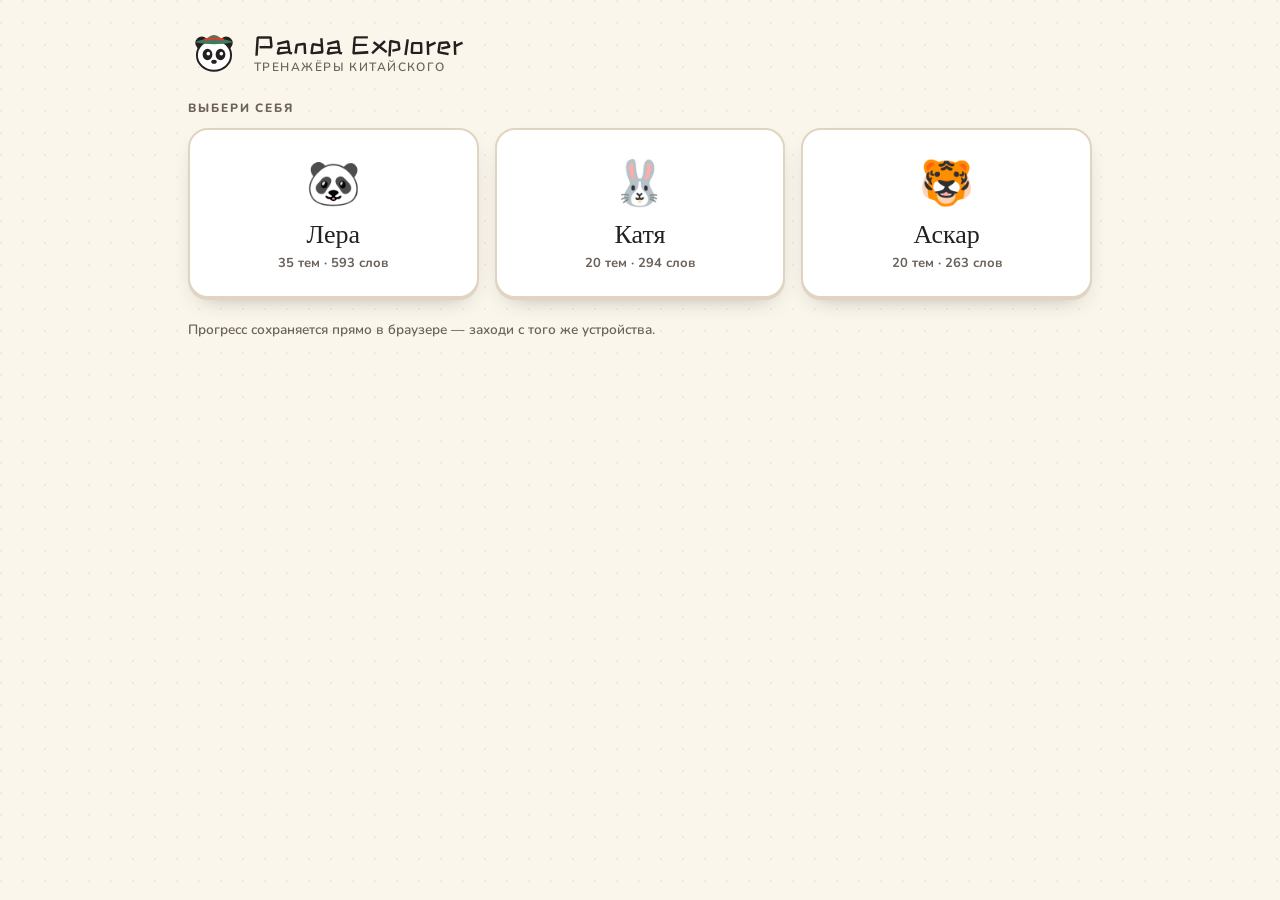
<file: index.html>
<!DOCTYPE html>
<html lang="ru">
<head>
<meta charset="utf-8">
<meta name="viewport" content="width=device-width, initial-scale=1">
<title>Panda Explorer · Тренажёры китайского</title>
<link rel="preconnect" href="https://fonts.googleapis.com">
<link rel="preconnect" href="https://fonts.gstatic.com" crossorigin>
<link href="https://fonts.googleapis.com/css2?family=ZCOOL+KuaiLe&family=Nunito:wght@400;600;800&family=Noto+Sans+SC:wght@400;500;700&display=swap" rel="stylesheet">
<link rel="stylesheet" href="assets/style.css">
</head>
<body>
<div class="wrap">
<header>
  <svg class="mascot" viewBox="0 0 64 64" aria-hidden="true">
    <ellipse cx="17" cy="21" rx="8" ry="8" fill="#23201F"/>
    <ellipse cx="47" cy="21" rx="8" ry="8" fill="#23201F"/>
    <ellipse cx="32" cy="36" rx="21" ry="19" fill="#fff" stroke="#23201F" stroke-width="2.4"/>
    <ellipse cx="24" cy="35" rx="6" ry="7" fill="#23201F"/>
    <ellipse cx="40" cy="35" rx="6" ry="7" fill="#23201F"/>
    <circle cx="25" cy="34" r="2.2" fill="#fff"/><circle cx="41" cy="34" r="2.2" fill="#fff"/>
    <ellipse cx="32" cy="44" rx="3.4" ry="2.6" fill="#23201F"/>
    <path d="M8 20 Q32 10 56 20 Q32 25 8 20Z" fill="#3E7B5E"/>
    <path d="M20 20 Q32 2 44 20Z" fill="#3E7B5E"/>
    <path d="M20 17 Q32 13 44 17" stroke="#D6402C" stroke-width="3" fill="none"/>
  </svg>
  <div class="brand">Panda Explorer<small>Тренажёры китайского</small></div>
</header>

<p class="section-label">Выбери себя</p>
<div class="students" id="list"></div>
<p class="hint" style="margin-top:22px">Прогресс сохраняется прямо в браузере — заходи с того же устройства.</p>
</div>

<script>
const STUDENTS=[
  {id:"lera", av:"🐼", name:"Лера"},
  {id:"katya",av:"🐰", name:"Катя"},
  {id:"askar",av:"🐯", name:"Аскар"}
];
const list=document.getElementById('list');
list.innerHTML=STUDENTS.map(s=>
  `<a class="student" href="app.html?student=${s.id}">
     <div class="av">${s.av}</div><div class="nm">${s.name}</div>
     <div class="sub" id="sub-${s.id}">…</div></a>`).join('');
STUDENTS.forEach(async s=>{
  const el=document.getElementById('sub-'+s.id);
  try{
    const d=await (await fetch('data/'+s.id+'.json')).json();
    const w=d.topics.reduce((a,t)=>a+t.w.length,0);
    el.textContent=`${d.topics.length} тем · ${w} слов`;
  }catch(e){el.textContent='словарь не найден'}
});
</script>
</body>
</html>
</file>
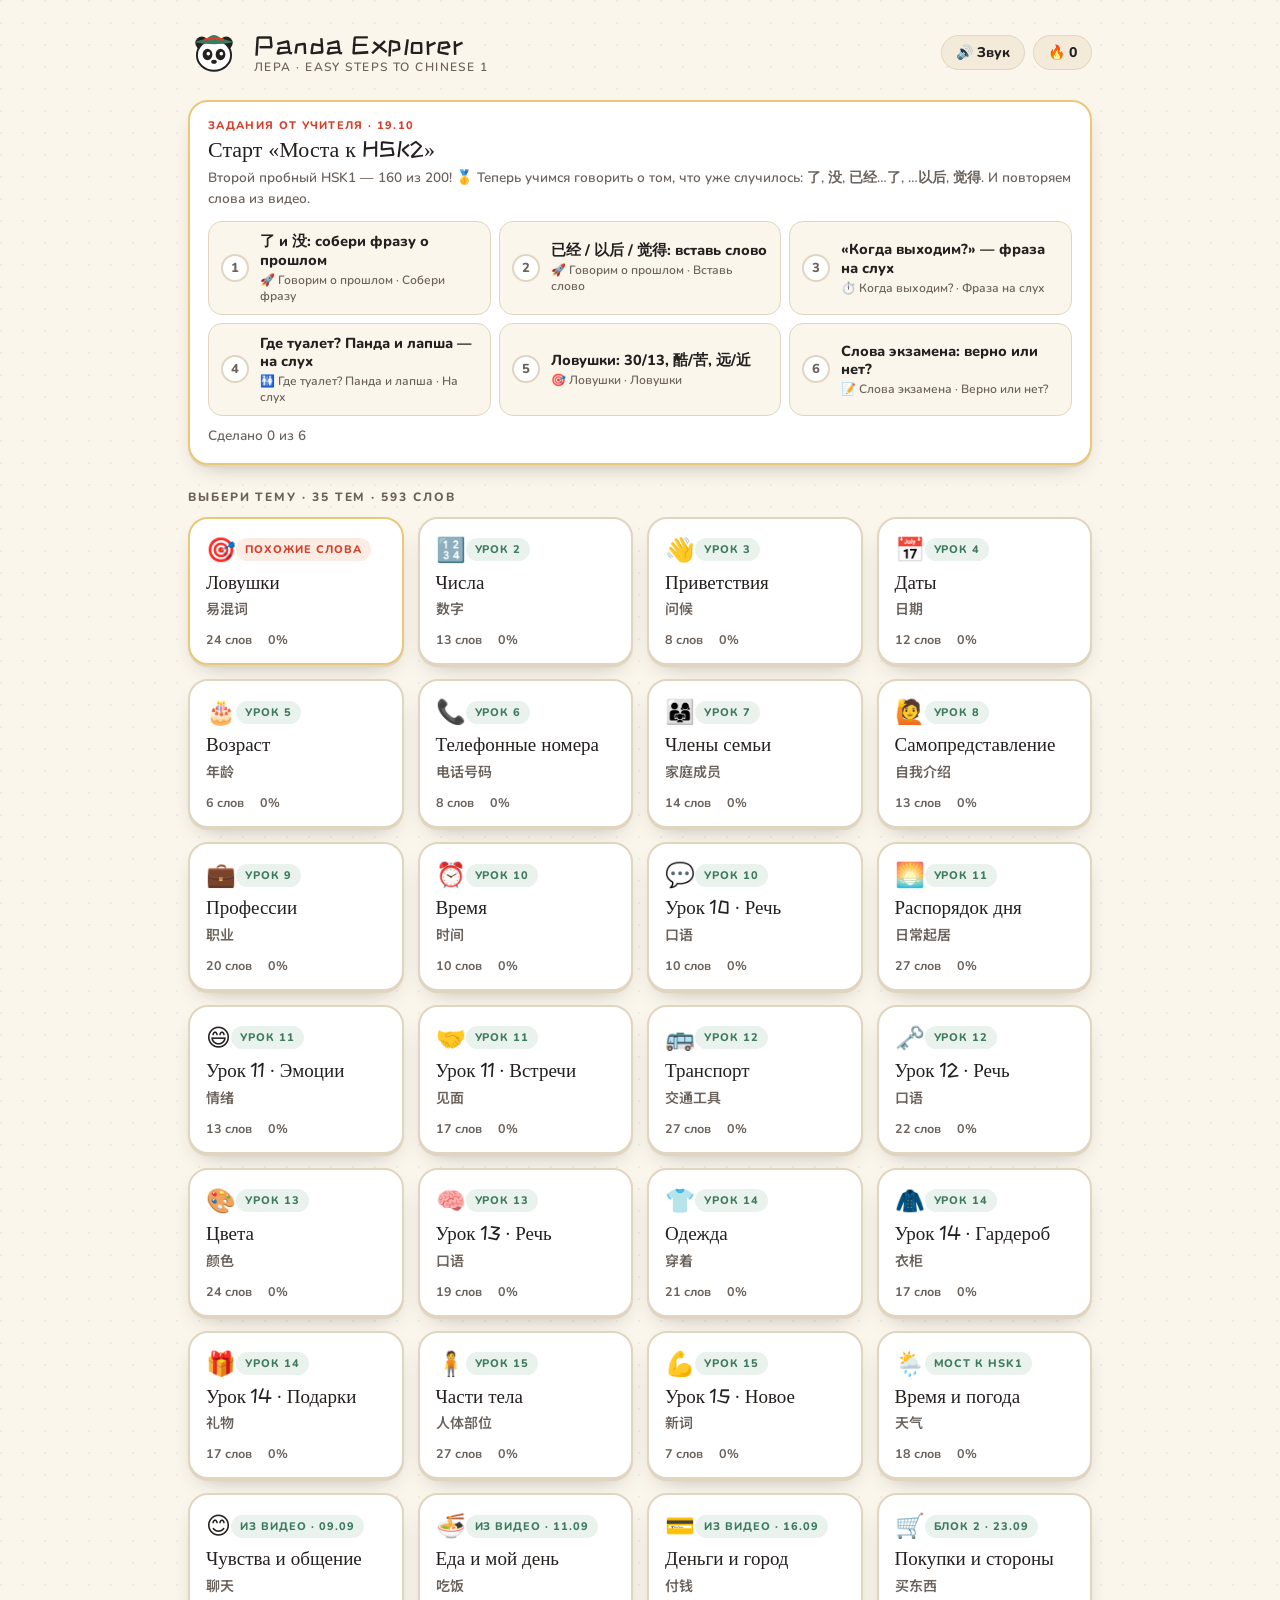
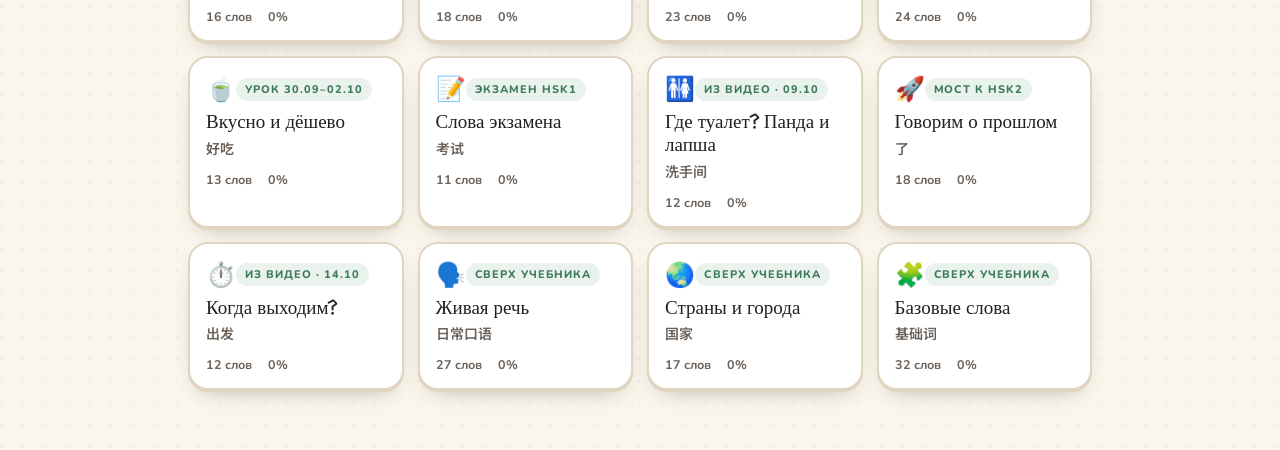
<file: app.html>
<!DOCTYPE html>
<html lang="ru">
<head>
<meta charset="utf-8">
<meta name="viewport" content="width=device-width, initial-scale=1">
<title>Panda Explorer · Тренажёр</title>
<link rel="preconnect" href="https://fonts.googleapis.com">
<link rel="preconnect" href="https://fonts.gstatic.com" crossorigin>
<link href="https://fonts.googleapis.com/css2?family=ZCOOL+KuaiLe&family=Nunito:wght@400;600;800&family=Noto+Sans+SC:wght@400;500;700&display=swap" rel="stylesheet">
<link rel="stylesheet" href="assets/style.css">
</head>
<body>
<div class="wrap">

<header>
  <a href="index.html" class="mascot-link" title="Сменить ученика">
  <svg class="mascot" viewBox="0 0 64 64" aria-hidden="true">
    <ellipse cx="17" cy="21" rx="8" ry="8" fill="#23201F"/>
    <ellipse cx="47" cy="21" rx="8" ry="8" fill="#23201F"/>
    <ellipse cx="32" cy="36" rx="21" ry="19" fill="#fff" stroke="#23201F" stroke-width="2.4"/>
    <ellipse cx="24" cy="35" rx="6" ry="7" fill="#23201F"/>
    <ellipse cx="40" cy="35" rx="6" ry="7" fill="#23201F"/>
    <circle cx="25" cy="34" r="2.2" fill="#fff"/><circle cx="41" cy="34" r="2.2" fill="#fff"/>
    <ellipse cx="32" cy="44" rx="3.4" ry="2.6" fill="#23201F"/>
    <path d="M8 20 Q32 10 56 20 Q32 25 8 20Z" fill="#3E7B5E"/>
    <path d="M20 20 Q32 2 44 20Z" fill="#3E7B5E"/>
    <path d="M20 17 Q32 13 44 17" stroke="#D6402C" stroke-width="3" fill="none"/>
  </svg></a>
  <div class="brand">Panda Explorer<small id="whoLine">Загрузка…</small></div>
  <div class="hdr-right" style="display:flex;align-items:center;gap:8px">
    <button class="streak" id="sndBtn" title="Звук">🔊 Звук</button>
    <div class="streak" id="streak">🔥 0</div>
  </div>
</header>

<section id="home">
  <div id="focus"></div>
  <p class="section-label" id="homeLabel">Выбери тему</p>
  <div class="grid" id="topicGrid"></div>
</section>

<section id="modes" class="hide">
  <button class="back" data-go="home">← Все темы</button>
  <h2 id="modeTitle"></h2>
  <p class="hint" id="modeSub"></p>
  <div class="modes" id="modeList"></div>
</section>

<section id="play" class="hide">
  <button class="back" data-go="modes">← Другой режим</button>
  <div class="progress-row">
    <div class="pbar"><i id="pbar"></i></div>
    <div class="count" id="count"></div>
  </div>
  <div class="stage" id="stage"></div>
  <div class="actions" id="actions"></div>
</section>

<section id="results" class="hide">
  <div class="stage results-stage">
    <div class="score" id="scoreLine"></div>
    <p class="hint" id="scoreSub"></p>
    <div class="mistakes hide" id="mistakes"><p class="section-label">Повторить</p><ul></ul></div>
    <div class="actions">
      <button class="btn" id="again">Ещё раз</button>
      <button class="btn ghost" data-go="modes">Другой режим</button>
      <button class="btn ghost" data-go="home">К темам</button>
    </div>
  </div>
</section>

</div>

<script>
/* ================= настройки режимов ================= */
const MODES=[
 {id:"cards",    cn:"认字", t:"Карточки",        d:"Смотришь иероглиф, вспоминаешь сам. Без счёта очков."},
 {id:"choice",   cn:"选择", t:"Выбери перевод",  d:"Иероглиф → четыре варианта. Быстрая проверка."},
 {id:"listen",   cn:"听力", t:"На слух",         d:"Слушаешь озвучку и находишь нужное слово."},
 {id:"truefalse",cn:"对不对",t:"Верно или нет?", d:"Видишь перевод, слышишь слово. Совпало — 对, нет — 不对."},
 {id:"trap",     cn:"易混", t:"Ловушки",         d:"Похожие слова, которые легко перепутать. Слушай и выбирай.", only:"traps"},
 {id:"tones",    cn:"声调", t:"Тоны",            d:"Слушаешь слово и выбираешь, с какими тонами оно звучит.", needs:"tones"},
 {id:"sounds",   cn:"声母", t:"Звуки",           d:"j или zh? q или ch? Слушаешь и выбираешь верный пиньинь.", needs:"sounds"},
 {id:"speak",    cn:"说",   t:"Скажи сам",       d:"Говоришь слово в микрофон — панда проверяет произношение."},
 {id:"pinyin",   cn:"拼音", t:"Впиши пиньинь",   d:"Печатаешь чтение. Тоны ставить не обязательно."},
 {id:"sent",     cn:"造句", t:"Собери фразу",    d:"Расставь слова в правильном порядке.", needsSent:true},
 {id:"fill",     cn:"填空", t:"Вставь слово",    d:"В фразе пропуск — найди слово, которого не хватает.", needsSent:true},
 {id:"hearsent", cn:"听句", t:"Фраза на слух",   d:"Слушаешь целую фразу и выбираешь её перевод.", needsSent:true},
 {id:"blitz",    cn:"闪电", t:"Молния · 60 сек", d:"Сколько слов успеешь за минуту? Есть рекорд."},
 {id:"memory",   cn:"配对", t:"Пары",            d:"Найди иероглиф и его перевод. Игра на память."}
];

/* ================= хранилище ================= */
const mem={};
const store={
  get(k,d){try{const v=localStorage.getItem(k);return v?JSON.parse(v):d}catch(e){return k in mem?mem[k]:d}},
  set(k,v){try{localStorage.setItem(k,JSON.stringify(v))}catch(e){mem[k]=v}}
};

/* ================= озвучка ================= */
let zhVoice=null;
/* приоритет голосов: 云夏 (детский) → 晓晓 → любой zh-CN → любой китайский */
const VOICE_RANK=[
  v=>/yunxia|云夏/i.test(v.name),
  v=>/xiaoxiao|晓晓/i.test(v.name),
  v=>/yunxi|云希/i.test(v.name),
  v=>v.lang==='zh-CN',
  v=>v.lang&&v.lang.toLowerCase().startsWith('zh')
];
function pickVoice(){
  const vs=speechSynthesis.getVoices();
  for(const test of VOICE_RANK){const hit=vs.find(test);if(hit){zhVoice=hit;return}}
  zhVoice=null;
}
if('speechSynthesis' in window){pickVoice();speechSynthesis.onvoiceschanged=pickVoice}

let SOUND=true;
function speak(t){
  if(!SOUND||!t||!('speechSynthesis' in window))return;
  speechSynthesis.cancel();
  const u=new SpeechSynthesisUtterance(t);
  u.lang='zh-CN';u.rate=.8;if(zhVoice)u.voice=zhVoice;
  speechSynthesis.speak(u);
}
/* небольшая пауза, чтобы озвучка не наложилась на отрисовку */
function autoSay(t,ms){setTimeout(()=>speak(t),ms||280)}

/* ================= распознавание речи ================= */
const SR=window.SpeechRecognition||window.webkitSpeechRecognition||null;
let SR_OK=!!SR;

/* ================= утилиты ================= */
const $=s=>document.querySelector(s);
const shuffle=a=>a.map(x=>[Math.random(),x]).sort((p,q)=>p[0]-q[0]).map(p=>p[1]);
const strip=s=>s.normalize('NFD').replace(/[̀-̏]/g,'').replace(/[\s']/g,'').toLowerCase();
const esc=s=>s.replace(/[&<>"]/g,c=>({'&':'&amp;','<':'&lt;','>':'&gt;','"':'&quot;'}[c]));
const pykey=p=>p.toLowerCase().replace(/[\s'-]/g,'');
const hasZh=s=>/[一-鿿]/.test(s);
const PY=()=>!!(DB&&DB.showPinyin);
/* иероглиф + пиньинь мелко (для тех, кто пока не читает иероглифы) */
const hz=w=>`<span class="zh">${w[0]}</span>`+(PY()&&w[1]?`<small class="py">${w[1]}</small>`:'');
const pyLine=w=>PY()?`<div class="pinyin">${w[1]}</div>`:'';

/* ---------- тоны ---------- */
const TV={a:'āáǎà',e:'ēéěè',i:'īíǐì',o:'ōóǒò',u:'ūúǔù',ü:'ǖǘǚǜ',A:'ĀÁǍÀ',E:'ĒÉĚÈ',O:'ŌÓǑÒ'};
const T2B={};
Object.entries(TV).forEach(([b,str])=>[...str].forEach((c,i)=>T2B[c]=[b,i+1]));
const tonesOf=p=>[...p].filter(c=>T2B[c]).map(c=>T2B[c][1]);
function retone(p,ts){let k=0;return [...p].map(c=>T2B[c]?TV[T2B[c][0]][ts[k++]-1]:c).join('')}
/* как слово реально звучит: 3+3 → 2+3 */
function sandhi(ts){const r=ts.slice();for(let i=0;i<r.length-1;i++)if(ts[i]===3&&ts[i+1]===3)r[i]=2;return r}
const sameArr=(a,b)=>a.length===b.length&&a.every((x,i)=>x===b[i]);
function toneOptions(p){
  const ts=tonesOf(p), real=sandhi(ts), set=new Set([p]);
  if(ts.length===1)[1,2,3,4].forEach(t=>set.add(retone(p,[t])));
  else for(let g=0;set.size<4&&g<80;g++){
    const v=ts.slice(), k=Math.floor(Math.random()*v.length);
    let nt;do{nt=1+Math.floor(Math.random()*4)}while(nt===v[k]);
    v[k]=nt;
    if(g>30){const k2=Math.floor(Math.random()*v.length);v[k2]=1+Math.floor(Math.random()*4)}
    if(sameArr(v,ts)||sameArr(v,real))continue;
    set.add(retone(p,v));
  }
  return shuffle([...set]);
}
const TONE_SIGN=['','—','↗','∨','↘'];
const toneLabel=p=>tonesOf(p).map(t=>t+TONE_SIGN[t]).join(' · ');

/* ---------- звуки (начальные согласные) ---------- */
const VOW='aeiouüāáǎàēéěèīíǐìōóǒòūúǔùǖǘǚǜ';
const isV=c=>!!c&&VOW.includes(c.toLowerCase());
const I_SET='iīíǐì', U_SET='uūúǔù', A_SET='aāáǎà', O_SET='oōóǒò';
const I2E={i:'e',ī:'ē',í:'é',ǐ:'ě',ì:'è'}, E2I={e:'i',ē:'ī',é:'í',ě:'ǐ',è:'ì'};
const E2O={e:'o',ē:'ō',é:'ó',ě:'ǒ',è:'ò'}, O2E={o:'e',ō:'ē',ó:'é',ǒ:'ě',ò:'è'};
/* пары, которые путают русскоязычные ученики */
const CONF={j:['zh','z','d'],q:['ch','c','t'],x:['sh','s'],zh:['z','j'],ch:['c','q'],sh:['s','x'],
  z:['zh','j'],c:['ch','q'],s:['sh','x'],d:['t','j'],t:['d','q'],b:['p'],p:['b'],g:['k'],k:['g'],n:['l'],l:['n']};
const PAL=['j','q','x'];
/* меняем согласную и подправляем гласную, чтобы получился настоящий слог */
function swapRest(from,to,rest){
  const r0=rest[0], r1=rest[1];
  const fromPal=PAL.includes(from), toPal=PAL.includes(to);
  if(fromPal===toPal)return rest;
  if(fromPal){                                   /* j/q/x → zh/z/d… */
    if(U_SET.includes(r0)){                      /* ü пишется как u */
      if(to==='d'||to==='t')return rest;
      return E2O[r1]?r0+E2O[r1]+rest.slice(2):rest;
    }
    if(!I_SET.includes(r0))return null;
    if(to==='d'||to==='t')return (r1==='n'&&rest[2]!=='g')?null:rest;
    if(isV(r1))return rest.slice(1);             /* jiě → zhě, xiǎo → shǎo */
    if(r1==='n')return I2E[r0]+rest.slice(1);   /* jīn → zhēn, xìng → shèng */
    return rest;                                 /* qī → chī */
  }
  /* zh/z/d… → j/q/x */
  if(I_SET.includes(r0))return rest;             /* shì → xì, diàn → jiàn */
  if(E2I[r0]&&r1==='n')return E2I[r0]+rest.slice(1);       /* zhēn → jīn */
  if(E2I[r0])return (r1==='i'||r1==='r')?null:'i'+rest;    /* zhè → jiè */
  if(A_SET.includes(r0))return r1==='i'?null:'i'+rest;     /* shàng → xiàng */
  if(O_SET.includes(r0))return rest.slice(1,3)==='ng'?'i'+rest:null;
  if(U_SET.includes(r0)){
    if(O2E[r1])return r0+O2E[r1]+rest.slice(2);            /* shuō → xuē */
    if(A_SET.includes(r1))return (rest[2]==='n'&&rest[3]!=='g')?rest:null;
    return isV(r1)?null:rest;                               /* zhù → jù */
  }
  return null;
}
function soundVariants(p){
  const cap=p[0]!==p[0].toLowerCase();
  const s=cap?p[0].toLowerCase()+p.slice(1):p;
  const m=s.match(/^(zh|ch|sh|[bpdtgkjqxzcsnl])(.*)$/);
  if(!m||!isV(m[2][0]))return[];
  const out=new Set();
  (CONF[m[1]]||[]).forEach(to=>{
    const r=swapRest(m[1],to,m[2]);if(r==null)return;
    let v=to+r;if(cap)v=v[0].toUpperCase()+v.slice(1);
    if(v!==p)out.add(v);
  });
  return [...out];
}

/* ---------- числа для распознавания речи (12 → 十二) ---------- */
function cnNum(s){
  const D={零:0,一:1,二:2,两:2,三:3,四:4,五:5,六:6,七:7,八:8,九:9};
  if(!/^[零一二两三四五六七八九十百]+$/.test(s))return null;
  let total=0,cur=0;
  for(const ch of s){
    if(ch in D)cur=D[ch];
    else if(ch==='十'){total+=(cur||1)*10;cur=0}
    else if(ch==='百'){total+=(cur||1)*100;cur=0}
  }
  return total+cur;
}

/* ================= состояние ================= */
let DB=null, SID='lera', ALL=[], TRAPS=null, PYMAP={}, HOMO={};
let S={topic:null,mode:null,queue:[],i:0,ok:0,wrong:[],locked:false,timer:null};
/* номер запуска: отложенные таймеры старого режима не трогают новый */
let RUN=0;
const later=(fn,ms)=>{const r=RUN;setTimeout(()=>{if(r===RUN)fn()},ms)};

function show(id){['home','modes','play','results'].forEach(s=>$('#'+s).classList.toggle('hide',s!==id));
  window.scrollTo({top:0,behavior:'smooth'})}
function stopTimers(){RUN++;if(S.timer){clearInterval(S.timer);S.timer=null}}
document.addEventListener('click',e=>{const g=e.target.closest('[data-go]');
  if(g){stopTimers();show(g.dataset.go);if(g.dataset.go==='home')renderHome()}});

const topics=()=>TRAPS?[TRAPS,...DB.topics]:DB.topics;
const findTopic=id=>topics().find(t=>t.id===id);

/* ================= загрузка ================= */
(async function boot(){
  SID=new URLSearchParams(location.search).get('student')||'lera';
  try{
    const r=await fetch('data/'+SID+'.json');
    if(!r.ok)throw 0;
    DB=await r.json();
  }catch(e){
    $('#whoLine').textContent='ошибка';
    $('#topicGrid').innerHTML='<p class="hint">Не удалось загрузить словарь <b>data/'+esc(SID)+
      '.json</b>. Если открываешь файл с диска — нужен локальный сервер или GitHub Pages.</p>';
    return;
  }
  ALL=DB.topics.flatMap(t=>t.w);
  if(DB.traps&&DB.traps.length){
    const seen=new Set(), w=[];
    DB.traps.forEach(g=>g.w.forEach(x=>{if(!seen.has(x[0])){seen.add(x[0]);w.push(x)}}));
    TRAPS={id:'traps',lesson:0,tag:'Похожие слова',em:'🎯',t:'Ловушки',cn:'易混词',w,isTraps:true};
  }
  [...ALL,...(TRAPS?TRAPS.w:[])].forEach(w=>{
    if(!PYMAP[w[0]])PYMAP[w[0]]=w[1];
    const k=pykey(w[1]);(HOMO[k]=HOMO[k]||new Set()).add(w[0]);
  });
  $('#whoLine').textContent=DB.name+' · '+DB.book;
  document.title='Panda Explorer · '+DB.name;
  $('#homeLabel').textContent='Выбери тему · '+DB.topics.length+' тем · '+ALL.length+' слов';
  renderHome();
})();

/* ================= стрик ================= */
function touchStreak(){const today=new Date().toISOString().slice(0,10);
  const st=store.get('pe_streak',{last:null,n:0});if(st.last===today)return;
  const y=new Date(Date.now()-864e5).toISOString().slice(0,10);
  st.n=st.last===y?st.n+1:1;st.last=today;store.set('pe_streak',st)}
function paintStreak(){$('#streak').textContent='🔥 '+store.get('pe_streak',{n:0}).n}

SOUND=store.get('pe_sound',true);
function paintSound(){$('#sndBtn').textContent=SOUND?'🔊 Звук':'🔇 Тихо'}
$('#sndBtn').onclick=()=>{SOUND=!SOUND;store.set('pe_sound',SOUND);paintSound();
  if(!SOUND&&'speechSynthesis' in window)speechSynthesis.cancel()};
paintSound();

/* ================= главный экран ================= */
const K=n=>'pe_'+SID+'_'+n;
const tagOf=t=>t.tag||(t.lesson?'Урок '+t.lesson:'Сверх учебника');
function renderHome(){
  paintStreak();renderFocus();
  const best=store.get(K('best'),{});
  $('#topicGrid').innerHTML=topics().map(t=>{
    const p=best[t.id]||0;
    return `<button class="topic${t.isTraps?' trap':''}" data-topic="${t.id}">
      <span class="row1"><span class="em">${t.em}</span><span class="lesson">${esc(tagOf(t))}</span></span>
      <span class="t">${esc(t.t)}</span><span class="cn zh">${t.cn}</span>
      <span class="meta"><span>${t.w.length} слов</span>
      <span class="bar"><i style="width:${p}%"></i></span><span>${p}%</span></span>
    </button>`}).join('');
  $('#topicGrid').querySelectorAll('[data-topic]').forEach(b=>b.onclick=()=>openTopic(b.dataset.topic));
}

/* ---------- задания от учителя ---------- */
function focusDone(){
  const f=DB.focus, st=store.get(K('focus'),{});
  return st.date===f.date?st:{date:f.date,d:{}};
}
function renderFocus(){
  const f=DB.focus, box=$('#focus');
  if(!f||!f.tasks||!f.tasks.length){box.innerHTML='';return}
  const st=focusDone();
  const items=f.tasks.map((t,i)=>({t,i,m:MODES.find(x=>x.id===t.mode),tp:findTopic(t.topic)})).filter(x=>x.m&&x.tp);
  const n=items.filter(x=>st.d[x.t.topic+'|'+x.t.mode]).length;
  box.innerHTML=`<div class="focus">
    <div class="focus-hd"><span class="focus-tag">Задания от учителя${f.date?' · '+esc(f.date):''}</span>
      <b>${esc(f.title||'')}</b></div>
    ${f.note?`<p class="hint">${esc(f.note)}</p>`:''}
    <div class="focus-list">${items.map(({t,i,m,tp},k)=>{
      const ok=st.d[t.topic+'|'+t.mode];
      return `<button class="ftask${ok?' done':''}" data-i="${i}">
        <span class="fcheck">${ok?'✓':k+1}</span>
        <span class="ftxt"><b>${esc(t.label||m.t)}</b><small>${tp.em} ${esc(tp.t)} · ${m.t}</small></span></button>`}).join('')}
    </div>
    <p class="hint">${n===items.length?'Всё сделано! 很棒！':`Сделано ${n} из ${items.length}`}</p></div>`;
  box.querySelectorAll('.ftask').forEach(b=>b.onclick=()=>{
    const t=f.tasks[+b.dataset.i];openTopic(t.topic);start(t.mode)});
}
function markFocus(){
  const f=DB.focus;if(!f||!f.tasks||!S.topic)return;
  const key=S.topic.id+'|'+S.mode;
  if(!f.tasks.some(t=>t.topic+'|'+t.mode===key))return;
  const st=focusDone();st.d[key]=true;store.set(K('focus'),st);
}

/* фразы темы: привязанные через "topic" или по номеру урока */
function sentsFor(t){
  if(!DB.sentences||t.isTraps)return[];
  return DB.sentences.filter(s=>s.topic?s.topic===t.id:(t.lesson?s.lesson===t.lesson:s.lesson===0));
}
const toneWords=t=>t.w.filter(w=>tonesOf(w[1]).length);
const soundWords=t=>t.w.filter(w=>soundVariants(w[1]).length);

function modeList(t){
  let list=MODES.filter(m=>!m.only||(m.only==='traps'&&t.isTraps));
  if(DB.modes){const ord=id=>{const i=DB.modes.indexOf(id);return i<0?99:i};
    list=list.slice().sort((a,b)=>ord(a.id)-ord(b.id))}
  if(t.isTraps)list=[...list.filter(m=>m.id==='trap'),...list.filter(m=>m.id!=='trap')];
  return list;
}
function offReason(m,t,ns){
  if(m.needsSent&&ns===0)return 'Для этой темы фраз пока нет';
  if(m.id==='hearsent'&&DB.sentences.length<4)return 'Нужно хотя бы 4 фразы';
  if(m.needs==='tones'&&!toneWords(t).length)return 'Для этой темы нет подходящих слов';
  if(m.needs==='sounds'&&!soundWords(t).length)return 'Для этой темы нет подходящих слов';
  return '';
}

function openTopic(id){
  S.topic=findTopic(id);
  const t=S.topic, ns=sentsFor(t).length;
  $('#modeTitle').innerHTML=`${t.em} ${esc(t.t)} <span class="zh cnbig">${t.cn}</span>`;
  $('#modeSub').textContent=tagOf(t)+' · '+
    (t.isTraps?`${DB.traps.length} ловушек · `:'')+`${t.w.length} слов`+(ns?` · ${ns} фраз`:'');
  const blitzBest=store.get(K('blitz'),0), memBest=store.get(K('mem_'+t.id),0);
  $('#modeList').innerHTML=modeList(t).map(m=>{
    const why=offReason(m,t,ns);
    const extra=m.id==='blitz'&&blitzBest?`<u>рекорд ${blitzBest}</u>`:
                m.id==='memory'&&memBest?`<u>лучший ход ${memBest}</u>`:'';
    return `<button class="mode${why?' off':''}${m.only?' trapmode':''}" data-mode="${m.id}"${why?' disabled':''}>
      <b><span class="zh">${m.cn}</span> · ${m.t}</b>
      <span>${why||m.d}</span>${extra}</button>`}).join('');
  $('#modeList').querySelectorAll('[data-mode]').forEach(b=>b.onclick=()=>start(b.dataset.mode));
  show('modes');
}

/* ================= запуск ================= */
$('#again').onclick=()=>start(S.mode);
function start(mode){
  stopTimers();S.mode=mode;S.i=0;S.ok=0;S.wrong=[];S.locked=false;
  $('#stage').classList.remove('flat');
  $('#pbar').style.background='';$('#pbar').style.width='0%';
  show('play');
  if(mode==='blitz')return blitzStart();
  if(mode==='memory')return memoryStart();
  S.queue=shuffle(
    ['sent','fill','hearsent'].includes(mode)?sentsFor(S.topic).slice():
    mode==='trap'?DB.traps.flatMap(g=>g.w.map(w=>({g,w}))):
    mode==='tones'?toneWords(S.topic):
    mode==='sounds'?soundWords(S.topic):
    S.topic.w.slice());
  next();
}

function next(){
  if(S.i>=S.queue.length)return finish();
  S.locked=false;
  $('#count').textContent=`${S.i+1} / ${S.queue.length}`;
  $('#pbar').style.width=(S.i/S.queue.length*100)+'%';
  ({cards:qCards,choice:qChoice,listen:qListen,pinyin:qPinyin,sent:qSent,truefalse:qTrueFalse,
    tones:qTones,sounds:qSounds,speak:qSpeak,fill:qFill,hearsent:qHearSent,trap:qTrap})[S.mode]();
}

function stamp(good){
  const el=document.createElement('div');
  el.className='seal show'+(good?'':' wrong');
  el.innerHTML=`<div class="seal-box zh">${good?'对':'错'}</div>`;
  $('#stage').appendChild(el);setTimeout(()=>el.remove(),1100);
}
function judge(good,item,say,wait){
  if(S.locked)return;S.locked=true;
  if(good)S.ok++;else S.wrong.push(item);
  stamp(good);if(say)speak(say);
  later(()=>{S.i++;next()},wait||(good?900:1800));
}
/* общий обработчик для кнопок-вариантов */
function bindOpts(isRight,onPick){
  const bs=[...$('#actions').querySelectorAll('.opt')];
  bs.forEach((b,n)=>b.onclick=()=>{
    if(S.locked)return;
    const good=isRight(n);
    bs.forEach((x,k)=>{x.disabled=true;if(isRight(k))x.classList.add('ok')});
    if(!good)b.classList.add('no');
    onPick(good,n);
  });
}

/* ---------- 1. карточки ---------- */
function qCards(){
  const w=S.queue[S.i];
  $('#stage').innerHTML=`<button class="sound" title="Озвучить">🔊</button>
    <div class="hanzi zh">${w[0]}</div>${pyLine(w)}
    <div class="hint">${PY()?'Вспомни перевод':'Вспомни чтение и перевод'}</div>`;
  $('#stage .sound').onclick=()=>speak(w[0]);
  autoSay(w[0]);
  $('#actions').innerHTML=`<button class="btn" id="flip">Показать ответ</button>`;
  $('#flip').onclick=()=>{
    speak(w[0]);
    $('#stage').innerHTML=`<button class="sound">🔊</button><div class="hanzi zh">${w[0]}</div>
      <div class="pinyin">${w[1]}</div><div class="ru">${esc(w[2])}</div>`;
    $('#stage .sound').onclick=()=>speak(w[0]);
    $('#actions').innerHTML=`<button class="btn ghost" id="bad">Ещё не помню</button>
      <button class="btn" id="good">Знаю</button>`;
    $('#good').onclick=()=>{S.ok++;S.i++;next()};
    $('#bad').onclick=()=>{S.wrong.push(w);S.i++;next()};
  };
}

/* ---------- 2. выбери перевод ---------- */
function qChoice(){
  const w=S.queue[S.i];
  const pool=S.topic.w.filter(x=>x[2]!==w[2]);
  const opts=shuffle([w,...shuffle(pool).slice(0,3)]);
  $('#stage').innerHTML=`<button class="sound">🔊</button><div class="hanzi zh">${w[0]}</div>${pyLine(w)}
    <div class="hint">Что это значит?</div>`;
  $('#stage .sound').onclick=()=>speak(w[0]);
  autoSay(w[0]);
  $('#actions').innerHTML=`<div class="opts">${opts.map((o,n)=>
    `<button class="opt" data-n="${n}">${esc(o[2])}</button>`).join('')}</div>`;
  bindOpts(n=>opts[n][2]===w[2],good=>judge(good,w,w[0]));
}

/* ---------- 3. на слух ---------- */
function qListen(){
  const w=S.queue[S.i];
  /* омофоны (他/她) на слух не различить — не даём их вместе */
  const pool=S.topic.w.filter(x=>x[0]!==w[0]&&pykey(x[1])!==pykey(w[1]));
  const opts=shuffle([w,...shuffle(pool).slice(0,3)]);
  $('#stage').innerHTML=`<div class="bigemoji">🎧</div>
    <div class="hint">Послушай и выбери слово</div>`;
  $('#actions').innerHTML=`<button class="btn" id="pl">🔊 Послушать ещё раз</button>
    <div class="opts">${opts.map((o,n)=>`<button class="opt" data-n="${n}">${hz(o)}</button>`).join('')}</div>`;
  $('#pl').onclick=()=>speak(w[0]);
  setTimeout(()=>speak(w[0]),350);
  bindOpts(n=>opts[n][0]===w[0],good=>{
    $('#stage').innerHTML=`<div class="hanzi zh">${w[0]}</div>
      <div class="pinyin">${w[1]}</div><div class="ru">${esc(w[2])}</div>`;
    judge(good,w,null);
  });
}

/* ---------- 4. верно или нет ---------- */
function qTrueFalse(){
  const w=S.queue[S.i];
  const pool=S.topic.w.filter(x=>x[0]!==w[0]&&x[2]!==w[2]&&pykey(x[1])!==pykey(w[1]));
  const said=(Math.random()<.5||!pool.length)?w:pool[Math.floor(Math.random()*pool.length)];
  const match=said===w;
  $('#stage').innerHTML=`<div class="bigemoji">🎧</div><div class="ru big-ru">${esc(w[2])}</div>
    <div class="hint">Прозвучало именно это слово?</div>`;
  $('#actions').innerHTML=`<button class="btn ghost" id="pl">🔊 Ещё раз</button>
    <div class="opts"><button class="opt tf"><span class="zh">对</span>Верно</button>
    <button class="opt tf"><span class="zh">不对</span>Неверно</button></div>`;
  $('#pl').onclick=()=>speak(said[0]);
  autoSay(said[0],350);
  bindOpts(n=>(n===0)===match,good=>{
    $('#stage').innerHTML=`<div class="hanzi zh">${w[0]}</div>
      <div class="pinyin">${w[1]}</div><div class="ru">${esc(w[2])}</div>
      ${match?'':`<div class="hint note">А прозвучало: <b class="zh">${said[0]}</b> ${said[1]} — ${esc(said[2])}</div>`}`;
    judge(good,w,null,good?1000:2600);
  });
}

/* ---------- 5. тоны ---------- */
function qTones(){
  const w=S.queue[S.i];
  const opts=toneOptions(w[1]);
  $('#stage').innerHTML=`<button class="sound">🔊</button>
    <div class="hanzi zh">${w[0]}</div><div class="ru">${esc(w[2])}</div>
    <div class="hint">Послушай: с какими тонами звучит слово?<br>
      <span class="tonekey">1 — ровно · 2 ↗ вверх · 3 ∨ ямка · 4 ↘ вниз</span></div>`;
  $('#stage .sound').onclick=()=>speak(w[0]);
  autoSay(w[0]);
  $('#actions').innerHTML=`<div class="opts">${opts.map(o=>
    `<button class="opt"><span class="pyopt">${o}</span><small class="tn">${toneLabel(o)}</small></button>`).join('')}</div>`;
  bindOpts(n=>opts[n]===w[1],good=>judge(good,w,w[0]));
}

/* ---------- 6. звуки ---------- */
function qSounds(){
  const w=S.queue[S.i];
  const opts=shuffle([w[1],...shuffle(soundVariants(w[1])).slice(0,3)]);
  $('#stage').innerHTML=`<button class="sound">🔊</button>
    <div class="hanzi zh">${w[0]}</div><div class="ru">${esc(w[2])}</div>
    <div class="hint">Послушай внимательно начало слова. Как оно пишется?</div>`;
  $('#stage .sound').onclick=()=>speak(w[0]);
  autoSay(w[0]);
  $('#actions').innerHTML=`<div class="opts">${opts.map(o=>
    `<button class="opt"><span class="pyopt">${o}</span></button>`).join('')}</div>`;
  bindOpts(n=>opts[n]===w[1],good=>judge(good,w,w[0],good?900:2000));
}

/* ---------- 7. скажи сам ---------- */
function heardOk(a,w){
  const n=a.replace(/[\s，。！？、,.!?…·'"“”]/g,'');
  if(!n)return false;
  const targets=[w[0],...(HOMO[pykey(w[1])]||[])];
  if(targets.some(h=>n.includes(h)))return true;
  const num=cnNum(w[0]);
  return num!==null&&n.includes(String(num));
}
function qSpeak(){
  const w=S.queue[S.i];let tries=0;
  $('#stage').innerHTML=`<button class="sound">🔊</button>
    <div class="hanzi zh">${w[0]}</div><div class="pinyin">${w[1]}</div><div class="ru">${esc(w[2])}</div>
    <div class="hint heard" id="heard">${SR_OK?'Послушай, потом нажми 🎤 и скажи слово':'Послушай и повтори вслух'}</div>`;
  $('#stage .sound').onclick=()=>speak(w[0]);
  autoSay(w[0]);
  const heard=$('#heard');
  const selfCheck=msg=>{
    heard.innerHTML=msg||'Повтори вслух два раза. Получилось похоже?';
    $('#actions').innerHTML=`<button class="btn ghost" id="bad">Пока не получается</button>
      <button class="btn" id="good">Получилось</button>`;
    $('#good').onclick=()=>judge(true,w,null);
    $('#bad').onclick=()=>judge(false,w,w[0]);
  };
  if(!SR_OK)return selfCheck();
  $('#actions').innerHTML=`<button class="btn ghost" id="skip">Пропустить</button>
    <button class="btn mic" id="mic">🎤 Сказать</button>`;
  $('#skip').onclick=()=>judge(false,w,w[0]);
  const mic=$('#mic');
  mic.onclick=()=>{
    if(S.locked)return;
    if('speechSynthesis' in window)speechSynthesis.cancel();
    const r=new SR();
    r.lang='zh-CN';r.interimResults=false;r.maxAlternatives=5;
    mic.disabled=true;mic.textContent='🎙️ Слушаю…';mic.classList.add('rec');
    r.onresult=e=>{
      if(S.locked)return;
      const alts=[...e.results[0]].map(a=>a.transcript);
      heard.innerHTML='Панда услышала: <b class="zh">'+esc(alts[0]||'…')+'</b>';
      if(alts.some(a=>heardOk(a,w)))return judge(true,w,null,1100);
      if(++tries>=3)return judge(false,w,w[0],2200);
      heard.innerHTML+='<br>Почти! Послушай ещё раз и повтори.';
      speak(w[0]);
    };
    r.onerror=e=>{
      if(S.locked)return;
      if(e.error==='not-allowed'||e.error==='service-not-allowed'){
        SR_OK=false;return selfCheck('Нет доступа к микрофону — проверь себя сам: повтори вслух два раза.');}
      heard.textContent=e.error==='no-speech'?'Ничего не слышно — скажи погромче.':'Микрофон не сработал — попробуй ещё раз.';
    };
    r.onend=()=>{if(!S.locked){mic.disabled=false;mic.textContent='🎤 Сказать';mic.classList.remove('rec')}};
    try{r.start()}catch(err){SR_OK=false;selfCheck()}
  };
}

/* ---------- 8. впиши пиньинь ---------- */
function qPinyin(){
  const w=S.queue[S.i];
  $('#stage').innerHTML=`<button class="sound">🔊</button><div class="hanzi zh">${w[0]}</div>
    <div class="ru">${esc(w[2])}</div>
    <div class="type-row"><input type="text" id="inp" placeholder="ni hao"
      autocomplete="off" autocapitalize="off" spellcheck="false"></div>
    <div class="hint">Тоны ставить не обязательно</div>`;
  $('#stage .sound').onclick=()=>speak(w[0]);
  autoSay(w[0]);
  $('#actions').innerHTML=`<button class="btn" id="chk">Проверить</button>`;
  const inp=$('#inp');inp.focus();
  const check=()=>{
    if(S.locked)return;
    const good=strip(inp.value)===strip(w[1]);
    inp.classList.add(good?'ok':'no');inp.disabled=true;
    $('#stage').insertAdjacentHTML('beforeend',`<div class="pinyin">${w[1]}</div>`);
    judge(good,w,w[0]);
  };
  $('#chk').onclick=check;
  inp.onkeydown=e=>{if(e.key==='Enter')check()};
}

/* ---------- 9. собери фразу ---------- */
function qSent(){
  const s=S.queue[S.i];
  const chips=shuffle(s.tk.map((x,n)=>({x,n})));
  let built=[];
  $('#stage').innerHTML=`<div class="ru sent-ru">${esc(s.ru)}</div>
    <div class="built" id="built"><span class="hint">Нажимай слова по порядку</span></div>
    <div class="chips" id="chips"></div>`;
  $('#actions').innerHTML=`<button class="btn ghost" id="say">🔊 Послушать фразу</button>
    <button class="btn ghost" id="clr">Сбросить</button>
    <button class="btn" id="chk">Проверить</button>`;
  $('#say').onclick=()=>speak(s.tk.join(''));
  autoSay(s.tk.join(''),450);
  const chip=(x,attr,cls)=>`<button class="chip zh${cls||''}" ${attr}>${x}${
    PY()&&PYMAP[x]?`<small class="py">${PYMAP[x]}</small>`:''}</button>`;
  const paint=()=>{
    $('#built').innerHTML=built.length
      ? built.map((b,i)=>chip(b.x,`data-i="${i}"`,' built-chip')).join('')
      : '<span class="hint">Нажимай слова по порядку</span>';
    $('#chips').innerHTML=chips.map(c=>
      chip(c.x,`data-n="${c.n}"${built.some(b=>b.n===c.n)?' disabled':''}`)).join('');
    $('#chips').querySelectorAll('.chip:not([disabled])').forEach(b=>b.onclick=()=>{
      const c=chips.find(c=>c.n==b.dataset.n);
      if(hasZh(c.x))speak(c.x);
      built.push(c);paint()});
    $('#built').querySelectorAll('.built-chip').forEach(b=>b.onclick=()=>{
      built.splice(+b.dataset.i,1);paint()});
  };
  paint();
  $('#clr').onclick=()=>{built=[];paint()};
  $('#chk').onclick=()=>{
    if(S.locked)return;
    if(built.length!==s.tk.length)return;
    const line=built.map(b=>b.x).join('');
    const good=line===s.tk.join('');
    $('#stage').innerHTML=`<div class="ru sent-ru">${esc(s.ru)}</div>
      <div class="answer zh">${s.tk.join('')}。</div>
      ${good?'':`<div class="hint">Ты собрал: ${line}</div>`}`;
    $('#actions').innerHTML='';
    judge(good,{0:s.tk.join(''),1:'',2:s.ru},s.tk.join(''));
  };
}

/* ---------- 10. вставь слово ---------- */
function qFill(){
  const s=S.queue[S.i], line=s.tk.join('');
  const idxs=s.tk.map((x,i)=>i).filter(i=>hasZh(s.tk[i]));
  /* лучше пропускать слово из словаря, а не служебную частицу */
  const known=idxs.filter(i=>PYMAP[s.tk[i]]&&s.tk[i].length>1);
  const pick=(known.length?known:idxs)[Math.floor(Math.random()*(known.length||idxs.length))];
  const right=s.tk[pick];
  const pool=[...new Set([...S.topic.w.map(w=>w[0]),...sentsFor(S.topic).flatMap(x=>x.tk),...ALL.map(w=>w[0])])]
    .filter(x=>hasZh(x)&&x!==right&&!s.tk.includes(x));
  const near=pool.filter(x=>x.length===right.length);
  const opts=shuffle([right,...shuffle(near.length>=3?near:pool).slice(0,3)]);
  const shown=s.tk.map((x,i)=>i===pick?'<span class="gap">？</span>':x).join('');
  $('#stage').innerHTML=`<div class="ru sent-ru">${esc(s.ru)}</div>
    <div class="fill-line zh">${shown}</div><div class="hint">Какого слова не хватает?</div>`;
  $('#actions').innerHTML=`<div class="opts">${opts.map(o=>
    `<button class="opt">${hz([o,PYMAP[o]||''])}</button>`).join('')}</div>`;
  bindOpts(n=>opts[n]===right,good=>{
    $('#stage').innerHTML=`<div class="ru sent-ru">${esc(s.ru)}</div><div class="answer zh">${line}。</div>`;
    judge(good,{0:line,1:'',2:s.ru},line,good?1300:2200);
  });
}

/* ---------- 11. фраза на слух ---------- */
function qHearSent(){
  const s=S.queue[S.i], line=s.tk.join('');
  const own=shuffle(sentsFor(S.topic).filter(x=>x.ru!==s.ru));
  const rest=shuffle(DB.sentences.filter(x=>x.ru!==s.ru&&!own.includes(x)));
  const opts=shuffle([s,...[...own,...rest].filter((x,i,a)=>a.findIndex(y=>y.ru===x.ru)===i).slice(0,3)]);
  $('#stage').innerHTML=`<div class="bigemoji">👂</div><div class="hint">Послушай фразу и выбери перевод</div>`;
  $('#actions').innerHTML=`<button class="btn" id="pl">🔊 Послушать ещё раз</button>
    <button class="btn ghost" id="slow">🐢 Медленно</button>
    <div class="opts">${opts.map(o=>`<button class="opt">${esc(o.ru)}</button>`).join('')}</div>`;
  $('#pl').onclick=()=>speak(line);
  $('#slow').onclick=()=>{
    if(!SOUND||!('speechSynthesis' in window))return;
    speechSynthesis.cancel();
    const u=new SpeechSynthesisUtterance(s.tk.join(' '));u.lang='zh-CN';u.rate=.55;if(zhVoice)u.voice=zhVoice;
    speechSynthesis.speak(u);
  };
  autoSay(line,400);
  bindOpts(n=>opts[n].ru===s.ru,good=>{
    $('#stage').innerHTML=`<div class="answer zh">${line}。</div><div class="ru sent-ru">${esc(s.ru)}</div>`;
    judge(good,{0:line,1:'',2:s.ru},null,good?1200:2400);
  });
}

/* ---------- 12. ловушки ---------- */
function qTrap(){
  const {g,w}=S.queue[S.i];
  const opts=shuffle(g.w.slice());
  $('#stage').innerHTML=`<div class="bigemoji">🎯</div><div class="ru">${esc(g.t)}</div>
    <div class="hint">Послушай и выбери, какое слово прозвучало</div>`;
  $('#actions').innerHTML=`<button class="btn" id="pl">🔊 Послушать ещё раз</button>
    <div class="opts">${opts.map(o=>`<button class="opt"><span class="zh">${o[0]}</span>
      <small class="py">${o[1]}</small><small class="tr">${esc(o[2])}</small></button>`).join('')}</div>`;
  $('#pl').onclick=()=>speak(w[0]);
  autoSay(w[0],350);
  bindOpts(n=>opts[n][0]===w[0],good=>{
    $('#stage').innerHTML=`<div class="hanzi zh">${w[0]}</div><div class="pinyin">${w[1]}</div>
      <div class="ru">${esc(w[2])}</div>${g.note?`<div class="hint note">💡 ${esc(g.note)}</div>`:''}`;
    judge(good,w,good?null:w[0],good?1500:3400);
  });
}

/* ---------- 13. молния (60 сек) ---------- */
function blitzStart(){
  let left=60,score=0,tries=0;
  const deck=()=>shuffle(S.topic.w.slice());
  let pool=deck();
  const ask=()=>{
    if(!pool.length)pool=deck();
    const w=pool.pop();
    const others=shuffle(ALL.filter(x=>x[2]!==w[2])).slice(0,3);
    const opts=shuffle([w,...others]);
    $('#stage').innerHTML=`<div class="hanzi zh">${w[0]}</div>${pyLine(w)}`;
    speak(w[0]);
    $('#actions').innerHTML=`<div class="opts">${opts.map((o,n)=>
      `<button class="opt" data-n="${n}">${esc(o[2])}</button>`).join('')}</div>`;
    $('#actions').querySelectorAll('.opt').forEach(b=>b.onclick=()=>{
      tries++;
      const good=opts[b.dataset.n][2]===w[2];
      if(good)score++;else S.wrong.push(w);
      b.classList.add(good?'ok':'no');
      $('#count').textContent=score+' ✔';
      later(ask,good?120:520);
    });
  };
  $('#count').textContent='0 ✔';
  ask();
  const tick=()=>{
    left--;
    $('#pbar').style.width=(left/60*100)+'%';
    $('#pbar').style.background=left<=10?'var(--cinnabar)':'';
    if(left<=0){
      stopTimers();
      const best=store.get(K('blitz'),0);
      if(score>best)store.set(K('blitz'),score);
      S.ok=score;S.queue={length:tries||1};
      finishCustom(`${score} ✔`,
        `За минуту · точность ${tries?Math.round(score/tries*100):0}%` +
        (score>best?`<br><b>Новый рекорд!</b> Было ${best}`:`<br>Рекорд: ${Math.max(best,score)}`));
    }
  };
  $('#pbar').style.width='100%';
  S.timer=setInterval(tick,1000);
}

/* ---------- 14. пары ---------- */
function memoryStart(){
  const picks=shuffle(S.topic.w.slice()).slice(0,Math.min(6,S.topic.w.length));
  const cards=shuffle(picks.flatMap((w,i)=>[
    {p:i,face:w[0],zh:true,w},{p:i,face:w[2],zh:false,w}]));
  let open=[],done=0,moves=0;
  $('#count').textContent='0 ходов';
  $('#pbar').style.width='0%';
  $('#stage').classList.add('flat');
  $('#actions').innerHTML='';
  const paint=()=>{
    $('#stage').innerHTML=`<div class="mem">${cards.map((c,i)=>{
      const st=c.matched?'matched':(open.includes(i)?'open':'');
      return `<button class="mcard ${st}" data-i="${i}">
        <span class="${c.zh?'zh mzh':'mru'}">${st?esc(c.face):''}${
          st&&c.zh&&PY()?`<small class="py">${c.w[1]}</small>`:''}</span></button>`}).join('')}</div>`;
    $('#stage').querySelectorAll('.mcard:not(.matched):not(.open)').forEach(b=>b.onclick=()=>flip(+b.dataset.i));
  };
  const flip=i=>{
    if(open.length>=2||open.includes(i))return;
    open.push(i);
    if(cards[i].zh)speak(cards[i].face);
    paint();
    if(open.length===2){
      moves++;$('#count').textContent=moves+' ходов';
      const [a,b]=open;
      if(cards[a].p===cards[b].p){
        cards[a].matched=cards[b].matched=true;done++;
        $('#pbar').style.width=(done/picks.length*100)+'%';
        open=[];paint();
        if(done===picks.length){
          const best=store.get(K('mem_'+S.topic.id),0);
          if(!best||moves<best)store.set(K('mem_'+S.topic.id),moves);
          S.ok=picks.length;S.queue={length:picks.length};
          later(()=>{$('#stage').classList.remove('flat');
            finishCustom(`${moves} ходов`,
              `Все ${picks.length} пар найдены.`+
              (!best||moves<best?`<br><b>Лучший результат!</b>`:`<br>Твой рекорд: ${best}`))},600);
        }
      }else later(()=>{open=[];paint()},900);
    }
  };
  paint();
}

/* ================= итоги ================= */
function finishCustom(big,sub){
  stopTimers();touchStreak();paintStreak();markFocus();
  $('#scoreLine').textContent=big;
  $('#scoreSub').innerHTML=sub;
  const m=$('#mistakes');
  if(S.wrong.length){m.classList.remove('hide');
    m.querySelector('ul').innerHTML=S.wrong.map(w=>
      `<li><span class="zh">${w[0]}</span><em>${w[1]||''}</em><s>${esc(w[2])}</s></li>`).join('')}
  else m.classList.add('hide');
  show('results');
}

function finish(){
  $('#pbar').style.width='100%';
  const total=S.queue.length;
  if(!total)return finishCustom('0 / 0','Для этого режима здесь пока нет заданий.');
  const pct=Math.round(S.ok/total*100);
  const best=store.get(K('best'),{});
  if(pct>(best[S.topic.id]||0)){best[S.topic.id]=pct;store.set(K('best'),best)}
  const n=pct>=90?3:pct>=70?2:pct>=40?1:0;
  const stars=`<span class="stars">${'★'.repeat(n)}${'☆'.repeat(3-n)}</span>`;
  finishCustom(`${S.ok} / ${total}`, stars+'<br>'+
    (pct>=90?'很厉害！Почти всё без ошибок.':
     pct>=70?'Хорошо. Осталось добить несколько слов.':
     pct>=40?'Половина есть. Прогони тему ещё раз.':'Тема ещё сырая — начни с карточек.'));
}
</script>
</body>
</html>
</file>
<file: assets/style.css>
:root{
  --paper:#FBF6EC; --paper-2:#F3EADA; --ink:#23201F; --ink-soft:#6B625B;
  --bamboo:#3E7B5E; --bamboo-dk:#2C5A45; --bamboo-lt:#8FBFA1;
  --cinnabar:#D6402C; --sand:#E8C97A; --line:#E0D5C0; --r:20px;
  --shadow:0 2px 0 var(--line), 0 10px 24px -14px rgba(35,32,31,.45);
}
*{box-sizing:border-box;margin:0;padding:0}
body{font-family:'Nunito',system-ui,sans-serif;color:var(--ink);background:var(--paper);
  background-image:radial-gradient(circle at 1px 1px, rgba(35,32,31,.055) 1px, transparent 0);
  background-size:22px 22px;-webkit-font-smoothing:antialiased;min-height:100vh}
.zh{font-family:'Noto Sans SC','Nunito',sans-serif}
h1,h2,h3,.brand,.score{font-family:'ZCOOL KuaiLe','Nunito',cursive;font-weight:400}
.wrap{max-width:940px;margin:0 auto;padding:20px 18px 60px}
.hide{display:none!important}

header{display:flex;align-items:center;gap:14px;padding:6px 0 22px}
.mascot{width:52px;height:52px;display:block}
.mascot-link{flex:none;border-radius:50%;display:block}
.brand{font-size:26px;letter-spacing:.5px;line-height:1}
.brand small{display:block;font-family:'Nunito';font-size:12px;font-weight:600;
  color:var(--ink-soft);letter-spacing:.12em;text-transform:uppercase;margin-top:3px}
.hdr-right{margin-left:auto}
.streak{background:var(--paper-2);border:1.5px solid var(--line);border-radius:999px;
  padding:7px 14px;font-weight:800;font-size:14px;white-space:nowrap}

button{font-family:inherit;cursor:pointer;border:none;background:none;color:inherit}
.btn{background:var(--bamboo);color:#fff;border-radius:14px;padding:13px 22px;font-weight:800;
  font-size:16px;box-shadow:0 3px 0 var(--bamboo-dk);transition:transform .08s,box-shadow .08s}
.btn:active{transform:translateY(3px);box-shadow:0 0 0 var(--bamboo-dk)}
.btn.ghost{background:transparent;color:var(--ink-soft);box-shadow:none;border:1.5px solid var(--line)}
.btn.ghost:active{transform:none}
.btn:focus-visible,.topic:focus-visible,.mode:focus-visible,.opt:focus-visible,
.chip:focus-visible,.mcard:focus-visible{outline:3px solid var(--cinnabar);outline-offset:3px}
.back{font-weight:800;color:var(--ink-soft);font-size:14px;margin-bottom:14px;display:inline-block}
h2{font-size:28px;margin-bottom:4px}
.cnbig{color:var(--bamboo)}
.section-label{font-size:12px;font-weight:800;letter-spacing:.16em;text-transform:uppercase;
  color:var(--ink-soft);margin:0 0 12px}
.hint{font-size:13.5px;color:var(--ink-soft);font-weight:600;line-height:1.5}
#modeSub{margin-bottom:18px}

/* ---- темы ---- */
.grid{display:grid;grid-template-columns:repeat(auto-fill,minmax(215px,1fr));gap:14px}
.topic{background:#fff;border:2px solid var(--line);border-radius:var(--r);padding:15px 16px;
  text-align:left;display:flex;flex-direction:column;gap:5px;box-shadow:var(--shadow);
  transition:transform .12s,border-color .12s}
.topic:hover{transform:translateY(-3px);border-color:var(--bamboo-lt)}
.topic .row1{display:flex;align-items:center;justify-content:space-between}
.topic .em{font-size:24px}
.topic .lesson{font-size:11px;font-weight:800;letter-spacing:.09em;text-transform:uppercase;
  color:var(--bamboo);background:#EAF2ED;border-radius:99px;padding:4px 9px}
.topic .t{font-family:'ZCOOL KuaiLe';font-size:19px;line-height:1.2}
.topic .cn{font-size:14px;color:var(--ink-soft);font-weight:600}
.topic .meta{margin-top:8px;display:flex;align-items:center;gap:8px;font-size:12.5px;
  color:var(--ink-soft);font-weight:700}
.bar{flex:1;height:6px;background:var(--paper-2);border-radius:99px;overflow:hidden}
.bar i{display:block;height:100%;background:var(--bamboo-lt);border-radius:99px;transition:width .5s}

/* ---- режимы ---- */
.modes{display:grid;grid-template-columns:repeat(auto-fill,minmax(215px,1fr));gap:12px}
.mode{background:#fff;border:2px solid var(--line);border-radius:var(--r);padding:16px;
  text-align:left;box-shadow:var(--shadow);transition:border-color .12s,transform .12s}
.mode:hover:not(.off){border-color:var(--sand);transform:translateY(-3px)}
.mode.off{opacity:.45;cursor:not-allowed}
.mode b{font-family:'ZCOOL KuaiLe';font-weight:400;font-size:18px;display:block}
.mode b .zh{color:var(--bamboo)}
.mode span{font-size:13px;color:var(--ink-soft);line-height:1.45;display:block;margin-top:4px}
.mode u{display:inline-block;margin-top:8px;text-decoration:none;font-size:11.5px;font-weight:800;
  letter-spacing:.06em;text-transform:uppercase;color:var(--cinnabar)}

/* ---- игра ---- */
.progress-row{display:flex;align-items:center;gap:12px;margin-bottom:18px}
.pbar{flex:1;height:10px;background:var(--paper-2);border-radius:99px;
  border:1.5px solid var(--line);overflow:hidden}
.pbar i{display:block;height:100%;width:0;border-radius:99px;
  background:linear-gradient(90deg,var(--bamboo-lt),var(--bamboo));transition:width .35s}
.count{font-weight:800;font-size:14px;color:var(--ink-soft);white-space:nowrap;min-width:64px;text-align:right}

.stage{background:#fff;border:2px solid var(--line);border-radius:26px;box-shadow:var(--shadow);
  padding:32px 24px;position:relative;overflow:hidden;min-height:250px;display:flex;
  flex-direction:column;align-items:center;justify-content:center;gap:14px;text-align:center}
.stage.flat{padding:20px 16px}
.results-stage{display:block}
.hanzi{font-family:'Noto Sans SC';font-weight:500;font-size:clamp(50px,14vw,88px);
  line-height:1.15;letter-spacing:.04em}
.pinyin{font-size:22px;font-weight:600;color:var(--bamboo)}
.ru{font-size:19px;font-weight:600}
.sent-ru{font-size:21px;max-width:520px}
.answer{font-family:'Noto Sans SC';font-size:clamp(26px,6vw,38px);font-weight:500;color:var(--bamboo)}
.bigemoji{font-size:60px}
.sound{position:absolute;top:14px;right:14px;width:42px;height:42px;border-radius:50%;
  background:var(--paper-2);border:1.5px solid var(--line);font-size:18px;display:grid;place-items:center}
.sound:hover{background:var(--sand)}

.actions{display:flex;gap:10px;justify-content:center;margin-top:18px;flex-wrap:wrap}
.opts{display:grid;grid-template-columns:1fr 1fr;gap:10px;width:100%}
.opt{background:#fff;border:2px solid var(--line);border-radius:16px;padding:15px 14px;
  font-weight:700;font-size:16px;box-shadow:0 2px 0 var(--line);transition:.12s}
.opt:hover:not(:disabled){border-color:var(--bamboo-lt)}
.opt:disabled{cursor:default}
.opt.ok{background:#E8F3EC;border-color:var(--bamboo);color:var(--bamboo)}
.opt.no{background:#FBE9E6;border-color:var(--cinnabar);color:var(--cinnabar)}
.opt .zh{font-size:26px;display:block}

.type-row{display:flex;width:100%;max-width:420px}
input[type=text]{flex:1;font-family:'Nunito';font-size:19px;font-weight:600;padding:13px 16px;
  border:2px solid var(--line);border-radius:14px;background:var(--paper);color:var(--ink)}
input[type=text]:focus{outline:none;border-color:var(--bamboo)}
input.ok{border-color:var(--bamboo)} input.no{border-color:var(--cinnabar)}

/* ---- собери фразу ---- */
.built{min-height:56px;width:100%;max-width:560px;display:flex;flex-wrap:wrap;gap:7px;
  justify-content:center;align-items:center;padding:10px;background:var(--paper);
  border:2px dashed var(--line);border-radius:16px}
.chips{display:flex;flex-wrap:wrap;gap:8px;justify-content:center;max-width:560px}
.chip{font-family:'Noto Sans SC';font-size:24px;font-weight:500;padding:8px 14px;background:#fff;
  border:2px solid var(--line);border-radius:12px;box-shadow:0 2px 0 var(--line);transition:.1s}
.chip:hover:not([disabled]){border-color:var(--bamboo-lt)}
.chip[disabled]{opacity:.25;cursor:default}
.built-chip{background:#EAF2ED;border-color:var(--bamboo-lt);box-shadow:none}

/* ---- пары ---- */
.mem{display:grid;grid-template-columns:repeat(4,1fr);gap:9px;width:100%;max-width:520px}
.mcard{aspect-ratio:1;border-radius:14px;border:2px solid var(--bamboo);background:var(--bamboo);
  display:grid;place-items:center;padding:6px;transition:.18s;position:relative}
.mcard::after{content:'熊';font-family:'Noto Sans SC';font-size:26px;color:rgba(255,255,255,.35);
  position:absolute}
.mcard.open,.mcard.matched{background:#fff;border-color:var(--line)}
.mcard.open::after,.mcard.matched::after{content:none}
.mcard.matched{background:#EAF2ED;border-color:var(--bamboo-lt);opacity:.65}
.mzh{font-size:clamp(22px,5vw,32px);font-weight:500;line-height:1.1}
.mru{font-size:clamp(11px,2.6vw,13.5px);font-weight:700;line-height:1.25;word-break:break-word}

/* ---- 印章 ---- */
.seal{position:absolute;top:50%;left:50%;width:118px;height:118px;pointer-events:none;
  transform:translate(-50%,-50%) rotate(-24deg) scale(2.4);opacity:0}
.seal.show{animation:stamp .55s cubic-bezier(.2,1.5,.4,1) forwards}
@keyframes stamp{
  0%{opacity:0;transform:translate(-50%,-50%) rotate(-24deg) scale(2.4)}
  55%{opacity:.95;transform:translate(-50%,-50%) rotate(-11deg) scale(.94)}
  70%{transform:translate(-50%,-50%) rotate(-13deg) scale(1.03)}
  100%{opacity:.92;transform:translate(-50%,-50%) rotate(-12deg) scale(1)}}
.seal-box{width:100%;height:100%;border:6px solid var(--bamboo);border-radius:14px;
  display:grid;place-items:center;color:var(--bamboo);font-family:'Noto Sans SC';
  font-weight:700;font-size:58px;background:rgba(62,123,94,.07)}
.seal.wrong .seal-box{border-color:var(--cinnabar);color:var(--cinnabar);background:rgba(214,64,44,.06)}

/* ---- итоги ---- */
.score{font-size:60px;line-height:1;color:var(--bamboo)}
#scoreSub{margin-top:10px;font-size:15px}
.stars{font-size:26px;color:var(--sand);letter-spacing:4px}
.mistakes{margin-top:20px;text-align:left}
.mistakes ul{list-style:none;display:flex;flex-direction:column;gap:8px;margin-top:10px}
.mistakes li{display:flex;align-items:baseline;gap:12px;background:var(--paper);
  border:1.5px solid var(--line);border-radius:12px;padding:10px 14px;font-weight:600;font-size:15px}
.mistakes li .zh{font-size:22px;font-weight:500}
.mistakes li em{color:var(--bamboo);font-style:normal;font-weight:700}
.mistakes li s{margin-left:auto;color:var(--ink-soft);text-decoration:none;font-weight:400;font-size:14px}

/* ---- выбор ученика ---- */
.students{display:grid;grid-template-columns:repeat(auto-fit,minmax(230px,1fr));gap:16px;margin-top:8px}
.student{background:#fff;border:2px solid var(--line);border-radius:var(--r);padding:24px 20px;
  box-shadow:var(--shadow);text-align:center;text-decoration:none;color:inherit;display:block;
  transition:transform .12s,border-color .12s}
.student:hover{transform:translateY(-4px);border-color:var(--bamboo-lt)}
.student .av{font-size:44px}
.student .nm{font-family:'ZCOOL KuaiLe';font-size:26px;margin-top:6px}
.student .sub{font-size:13px;color:var(--ink-soft);font-weight:700;margin-top:4px}

@media(max-width:520px){.opts{grid-template-columns:1fr}
  .mem{grid-template-columns:repeat(3,1fr)}}
@media(prefers-reduced-motion:reduce){
  .seal.show{animation:none;opacity:.9;transform:translate(-50%,-50%) rotate(-12deg) scale(1)}
  .topic,.mode,.btn,.student{transition:none}}

/* ---- задания от учителя ---- */
.focus{background:#fff;border:2px solid var(--sand);border-radius:var(--r);padding:16px 18px;
  box-shadow:var(--shadow);margin-bottom:24px}
.focus-hd{display:flex;flex-direction:column;gap:3px;margin-bottom:6px}
.focus-tag{font-size:11px;font-weight:800;letter-spacing:.12em;text-transform:uppercase;color:var(--cinnabar)}
.focus-hd b{font-family:'ZCOOL KuaiLe';font-weight:400;font-size:22px;line-height:1.2}
.focus-list{display:grid;grid-template-columns:repeat(auto-fill,minmax(250px,1fr));gap:8px;margin:12px 0 10px}
.ftask{display:flex;align-items:center;gap:11px;text-align:left;background:var(--paper);
  border:1.5px solid var(--line);border-radius:14px;padding:10px 12px;transition:border-color .12s,transform .12s}
.ftask:hover{border-color:var(--bamboo-lt);transform:translateY(-2px)}
.ftask:focus-visible{outline:3px solid var(--cinnabar);outline-offset:3px}
.fcheck{flex:none;width:28px;height:28px;border-radius:50%;display:grid;place-items:center;background:#fff;
  border:2px solid var(--line);font-weight:800;font-size:13px;color:var(--ink-soft)}
.ftask.done .fcheck{background:var(--bamboo);border-color:var(--bamboo);color:#fff}
.ftask.done{opacity:.72}
.ftxt b{display:block;font-size:14.5px;font-weight:800;line-height:1.3}
.ftxt small{display:block;font-size:12px;color:var(--ink-soft);font-weight:600;margin-top:2px}
.topic.trap{border-color:var(--sand)}
.topic.trap .lesson{color:var(--cinnabar);background:#FBEDE4}
.mode.trapmode{border-color:var(--sand)}

/* ---- новые режимы ---- */
.py{display:block;font-family:'Nunito';font-size:13px;font-weight:700;color:var(--bamboo);
  margin-top:2px;letter-spacing:0}
.opt .py{font-size:16px;margin-top:3px}
.chip .py{font-size:11px;margin-top:0}
.mcard .py{font-size:11px}
.opt .tr{display:block;font-size:12.5px;color:var(--ink-soft);font-weight:600;margin-top:2px}
.opt .pyopt{font-size:22px;font-weight:700;letter-spacing:.02em}
.opt .tn{display:block;font-size:13px;color:var(--ink-soft);font-weight:700;margin-top:3px}
.opt.tf{font-size:15px}
.opt.tf .zh{font-size:28px}
.tonekey{display:inline-block;margin-top:4px;font-size:12.5px;color:var(--bamboo)}
.big-ru{font-size:24px}
.fill-line{font-size:clamp(26px,6vw,38px);font-weight:500;letter-spacing:.03em}
.gap{display:inline-block;min-width:1.6em;border-bottom:4px solid var(--sand);color:var(--sand);margin:0 3px}
.note{background:var(--paper);border:1.5px dashed var(--line);border-radius:12px;padding:9px 13px;max-width:470px}
.heard{min-height:22px}
.btn.rec{background:var(--cinnabar);box-shadow:0 3px 0 #9C2E1F;animation:pulse 1s infinite}
@keyframes pulse{50%{opacity:.7}}
@media(prefers-reduced-motion:reduce){.btn.rec{animation:none}.ftask{transition:none}}
</file>
